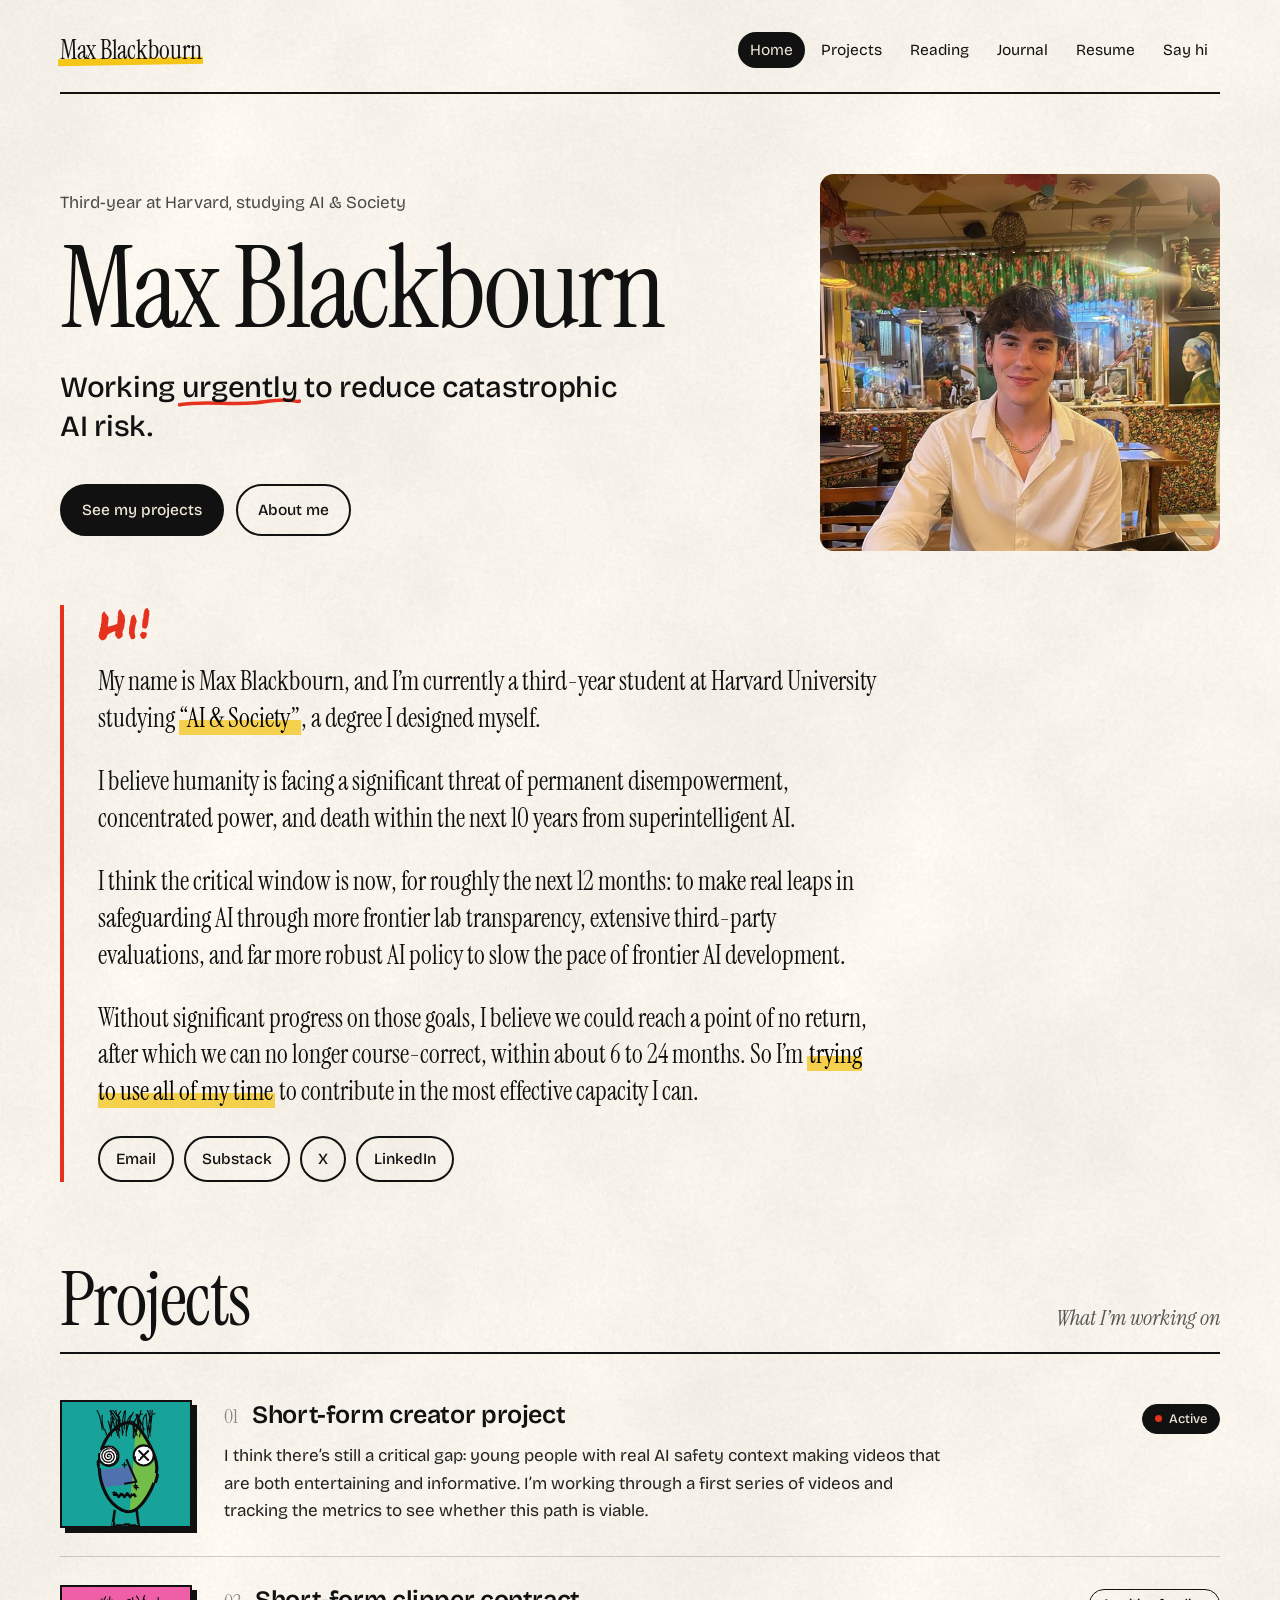
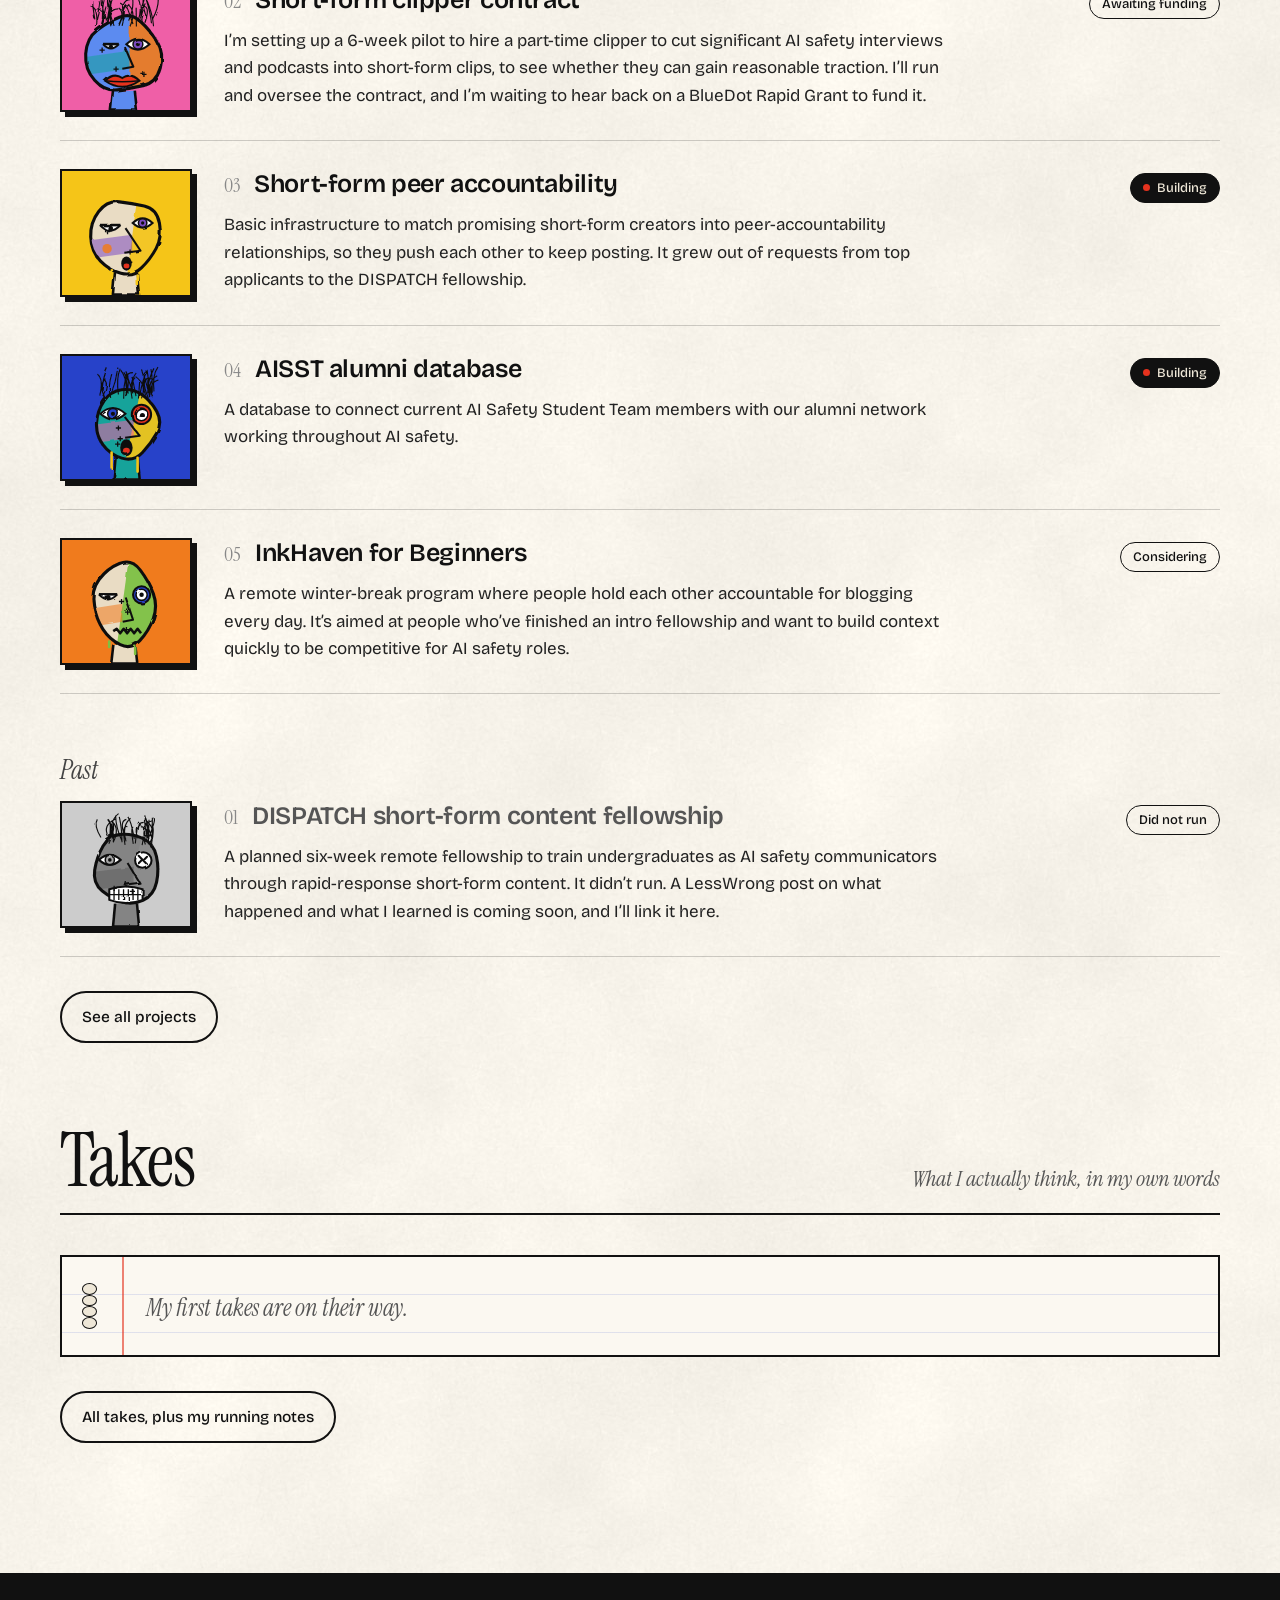
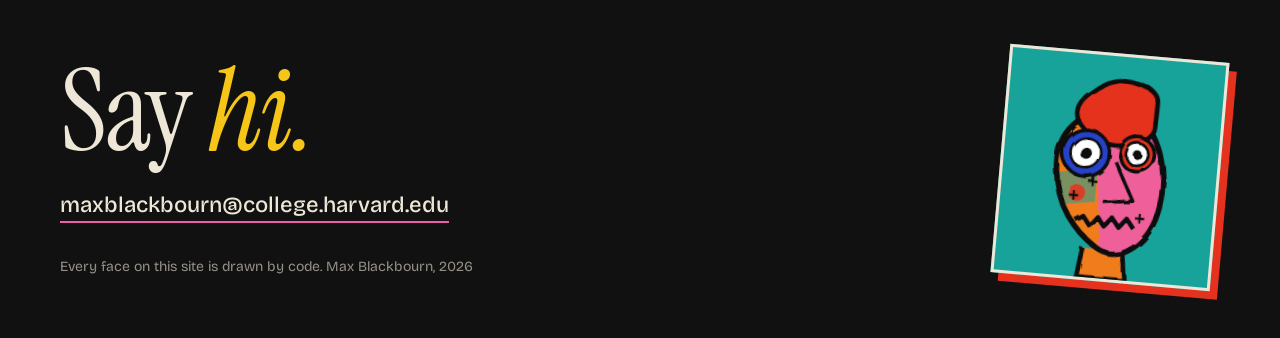
<file: index.html>
<!DOCTYPE html>
<html lang="en">
<head>
<meta charset="utf-8">
<meta name="viewport" content="width=device-width, initial-scale=1">
<title>Max Blackbourn</title>
<meta name="description" content="Max Blackbourn, a Harvard student working urgently to reduce catastrophic AI risk.">
<meta property="og:title" content="Max Blackbourn">
<meta property="og:description" content="Max Blackbourn, a Harvard student working urgently to reduce catastrophic AI risk.">
<meta property="og:url" content="https://maxblackbourn.com">
<meta property="og:type" content="website">
<link rel="canonical" href="https://maxblackbourn.com">
<link rel="icon" href="data:image/svg+xml,<svg xmlns='http://www.w3.org/2000/svg' viewBox='0 0 64 64'><rect width='64' height='64' fill='%23f5c518'/><circle cx='22' cy='26' r='9' fill='white' stroke='black' stroke-width='4'/><circle cx='22' cy='26' r='3.5'/><circle cx='44' cy='24' r='12' fill='%23e5321e' stroke='black' stroke-width='4'/><circle cx='44' cy='24' r='5' fill='white'/><path d='M14 46 L50 44' stroke='black' stroke-width='5' stroke-linecap='round'/></svg>">
<link rel="preload" href="fonts/bricolage.woff2" as="font" type="font/woff2" crossorigin>
<link rel="stylesheet" href="style.css">
</head>
<body>
<div class="wrap">
<header class="top">
  <a class="brand" href="index.html"><span>Max Blackbourn</span></a>
  <ul class="menu">
    <li><a href="index.html" class="current">Home</a></li>
    <li><a href="projects.html">Projects</a></li>
    <li><a href="reading.html">Reading</a></li>
    <li><a href="journal.html">Journal</a></li>
    <li><a href="resume.html">Resume</a></li>
    <li><a href="#contact">Say hi</a></li>
  </ul>
</header>

<section class="hero">
  <div class="hero-text">
    <span class="eyebrow">Third-year at Harvard, studying AI &amp; Society</span>
    <h1 class="name">Max Blackbourn</h1>
    <p class="tagline">Working <span class="mark">urgently</span> to reduce catastrophic AI risk.</p>
    <div class="hero-links">
      <a class="pill dark" href="#projects">See my projects</a>
      <a class="pill" href="#hello">About me</a>
    </div>
  </div>
  <div class="hero-art">
    <img class="photo" src="img/max.jpg" alt="Max Blackbourn" width="778" height="733">
  </div>
</section>
</div>
<div class="wrap">

<section class="section" id="hello">
  <div class="letter">
    <span class="hi">Hi!</span>
    <p>My name is Max Blackbourn, and I’m currently a third-year student at Harvard University studying <mark>“AI &amp; Society”</mark>, a degree I designed myself.</p>
    <p class="loud">I believe humanity is facing a significant threat of permanent disempowerment, concentrated power, and death within the next 10 years from superintelligent AI.</p>
    <p>I think the critical window is now, for roughly the next 12 months: to make real leaps in safeguarding AI through more frontier lab transparency, extensive third-party evaluations, and far more robust AI policy to slow the pace of frontier AI development.</p>
    <p>Without significant progress on those goals, I believe we could reach a point of no return, after which we can no longer course-correct, within about 6 to 24 months. So I’m <mark>trying to use all of my time</mark> to contribute in the most effective capacity I can.</p>
    <div class="links">
      <!-- TODO: replace with your real email, Substack, X and LinkedIn links -->
      <a href="mailto:maxblackbourn@college.harvard.edu">Email</a>
      <a href="https://substack.com" target="_blank" rel="noopener">Substack</a>
      <a href="https://x.com" target="_blank" rel="noopener">X</a>
      <a href="https://www.linkedin.com" target="_blank" rel="noopener">LinkedIn</a>
    </div>
  </div>
</section>

<section class="section" id="projects">
  <div class="sec-title"><h2>Projects</h2><span class="note">What I’m working on</span></div>
  <div class="list" data-projects="current"></div>
  <div class="sub-head">Past</div>
  <div class="list" data-projects="past"></div>
  <a class="see-all" href="projects.html">See all projects</a>
</section>

<section class="section" id="journal">
  <div class="sec-title"><h2>Takes</h2><span class="note">What I actually think, in my own words</span></div>
  <div class="notebook"><div class="holes"><i></i><i></i><i></i><i></i></div><div data-journal="5" data-kind="Take" data-empty="My first takes are on their way."></div></div>
  <a class="see-all" href="journal.html">All takes, plus my running notes</a>
</section>
</div>
<footer id="contact">
  <div class="wrap">
    <div>
      <p class="say">Say <em>hi.</em></p>
      <!-- TODO: replace maxblackbourn@college.harvard.edu with your real email -->
      <a class="mail" href="mailto:maxblackbourn@college.harvard.edu">maxblackbourn@college.harvard.edu</a>
      <div class="small">Every face on this site is drawn by code. Max Blackbourn, <span id="y">2026</span></div>
    </div>
    <div class="face-wrap" data-face="say hi footer" data-track></div>
  </div>
</footer>
<script src="data.js"></script>
<script src="synced.js"></script>
<script src="faces.js"></script>
<script src="site.js"></script>
</body>
</html>
</file>
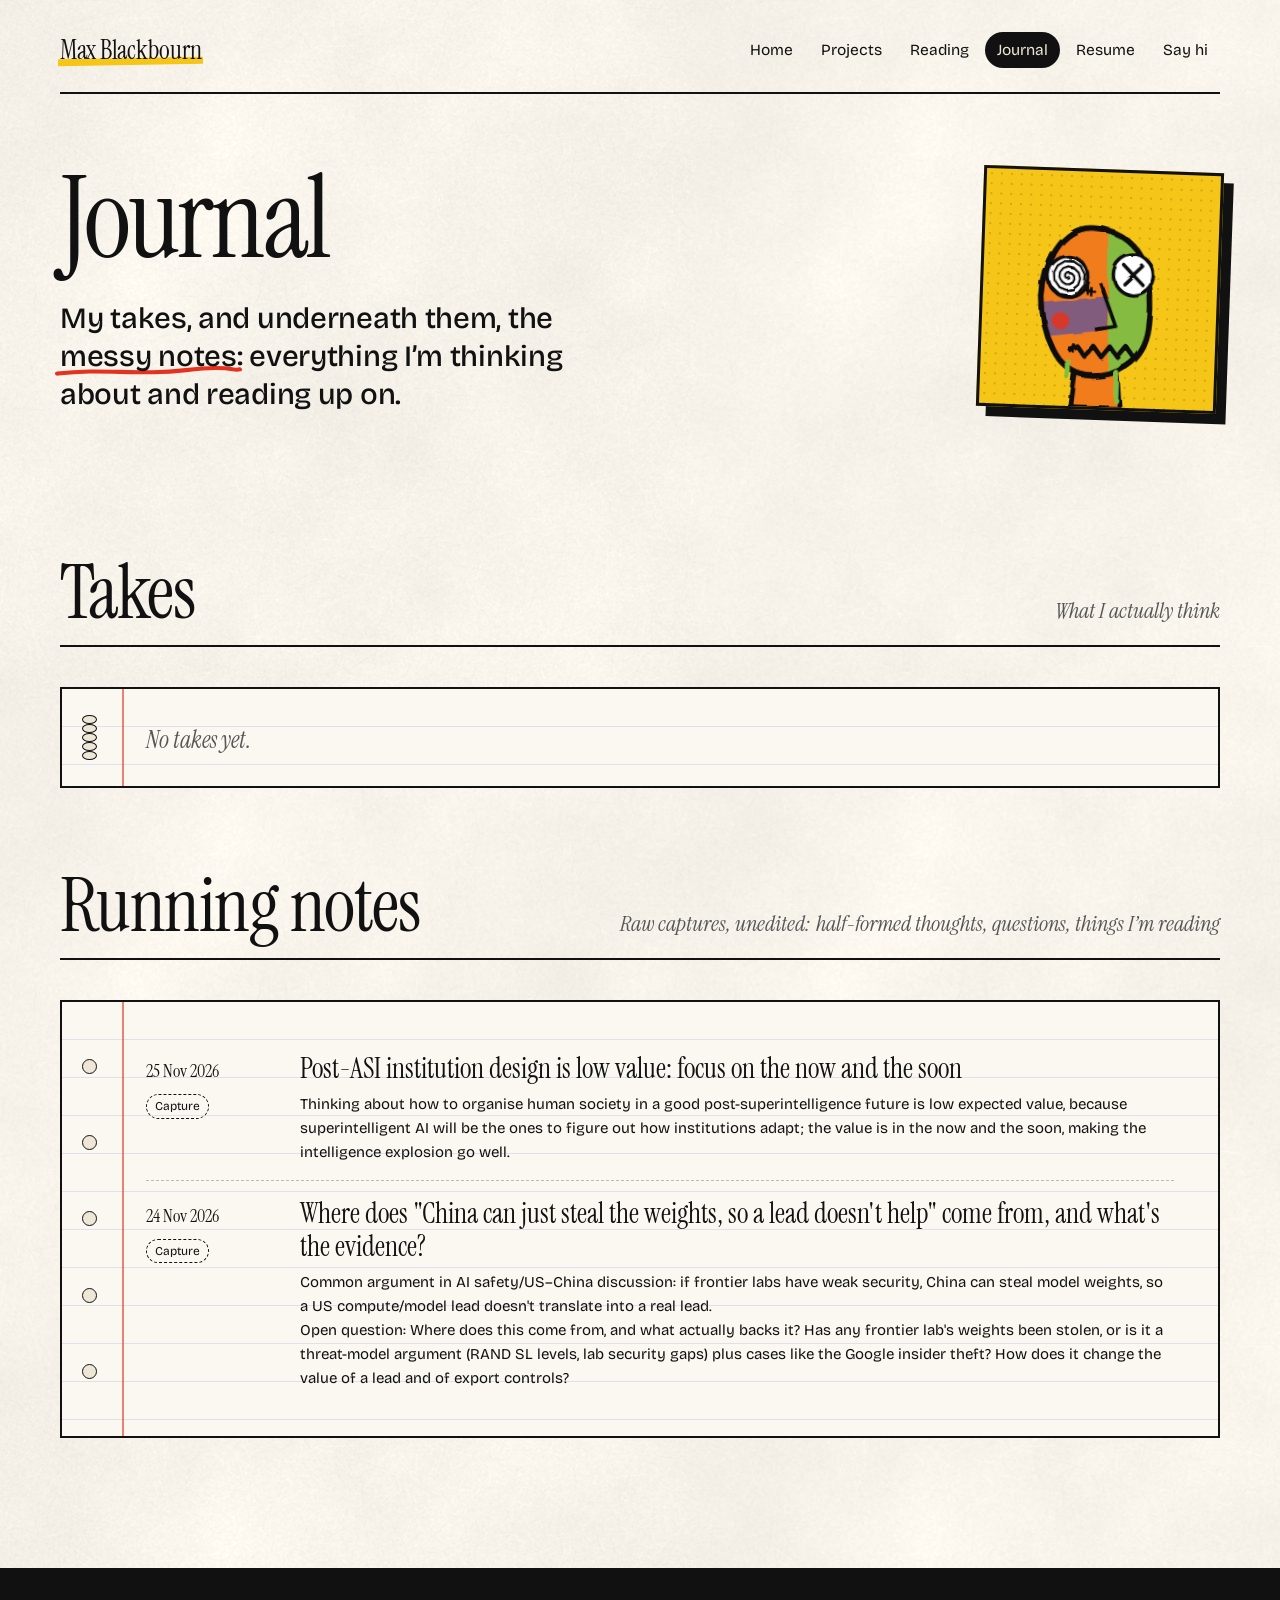
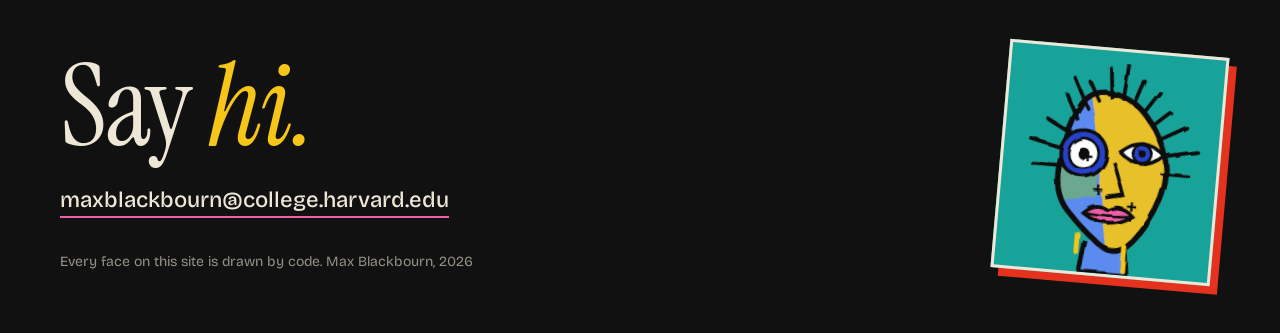
<file: journal.html>
<!DOCTYPE html>
<html lang="en">
<head>
<meta charset="utf-8">
<meta name="viewport" content="width=device-width, initial-scale=1">
<title>Journal | Max Blackbourn</title>
<meta name="description" content="Max Blackbourn's takes, plus his running notes on what he's thinking and reading.">
<meta property="og:title" content="Journal | Max Blackbourn">
<meta property="og:description" content="Max Blackbourn's takes, plus his running notes on what he's thinking and reading.">
<meta property="og:url" content="https://maxblackbourn.com/journal">
<meta property="og:type" content="website">
<link rel="canonical" href="https://maxblackbourn.com/journal">
<link rel="icon" href="data:image/svg+xml,<svg xmlns='http://www.w3.org/2000/svg' viewBox='0 0 64 64'><rect width='64' height='64' fill='%23f5c518'/><circle cx='22' cy='26' r='9' fill='white' stroke='black' stroke-width='4'/><circle cx='22' cy='26' r='3.5'/><circle cx='44' cy='24' r='12' fill='%23e5321e' stroke='black' stroke-width='4'/><circle cx='44' cy='24' r='5' fill='white'/><path d='M14 46 L50 44' stroke='black' stroke-width='5' stroke-linecap='round'/></svg>">
<link rel="preload" href="fonts/bricolage.woff2" as="font" type="font/woff2" crossorigin>
<link rel="stylesheet" href="style.css">
</head>
<body>
<div class="wrap">
<header class="top">
  <a class="brand" href="index.html"><span>Max Blackbourn</span></a>
  <ul class="menu">
    <li><a href="index.html">Home</a></li>
    <li><a href="projects.html">Projects</a></li>
    <li><a href="reading.html">Reading</a></li>
    <li><a href="journal.html" class="current">Journal</a></li>
    <li><a href="resume.html">Resume</a></li>
    <li><a href="#contact">Say hi</a></li>
  </ul>
</header>

<section class="page-hero">
  <div>
    <h1 class="name">Journal</h1>
    <p class="tagline">My takes, and underneath them, the <span class="mark">messy notes</span>: everything I’m thinking about and reading up on.</p>
  </div>
  <div class="hero-art small"><div class="frame" data-face="journal page" data-track></div></div>
</section>
</div>
<div class="wrap">

<section class="section">
  <div class="sec-title"><h2>Takes</h2><span class="note">What I actually think</span></div>
  <div class="notebook"><div class="holes"><i></i><i></i><i></i><i></i><i></i></div><div data-journal="0" data-kind="Take" data-empty="No takes yet."></div></div>
</section>

<section class="section">
  <div class="sec-title"><h2>Running notes</h2><span class="note">Raw captures, unedited: half-formed thoughts, questions, things I’m reading</span></div>
  <div class="notebook"><div class="holes"><i></i><i></i><i></i><i></i><i></i></div><div data-journal="0" data-kind="Capture" data-empty="No notes yet."></div></div>
</section>
</div>
<footer id="contact">
  <div class="wrap">
    <div>
      <p class="say">Say <em>hi.</em></p>
      <!-- TODO: replace maxblackbourn@college.harvard.edu with your real email -->
      <a class="mail" href="mailto:maxblackbourn@college.harvard.edu">maxblackbourn@college.harvard.edu</a>
      <div class="small">Every face on this site is drawn by code. Max Blackbourn, <span id="y">2026</span></div>
    </div>
    <div class="face-wrap" data-face="journal page foot" data-track></div>
  </div>
</footer>
<script src="data.js"></script>
<script src="synced.js"></script>
<script src="faces.js"></script>
<script src="site.js"></script>
</body>
</html>
</file>
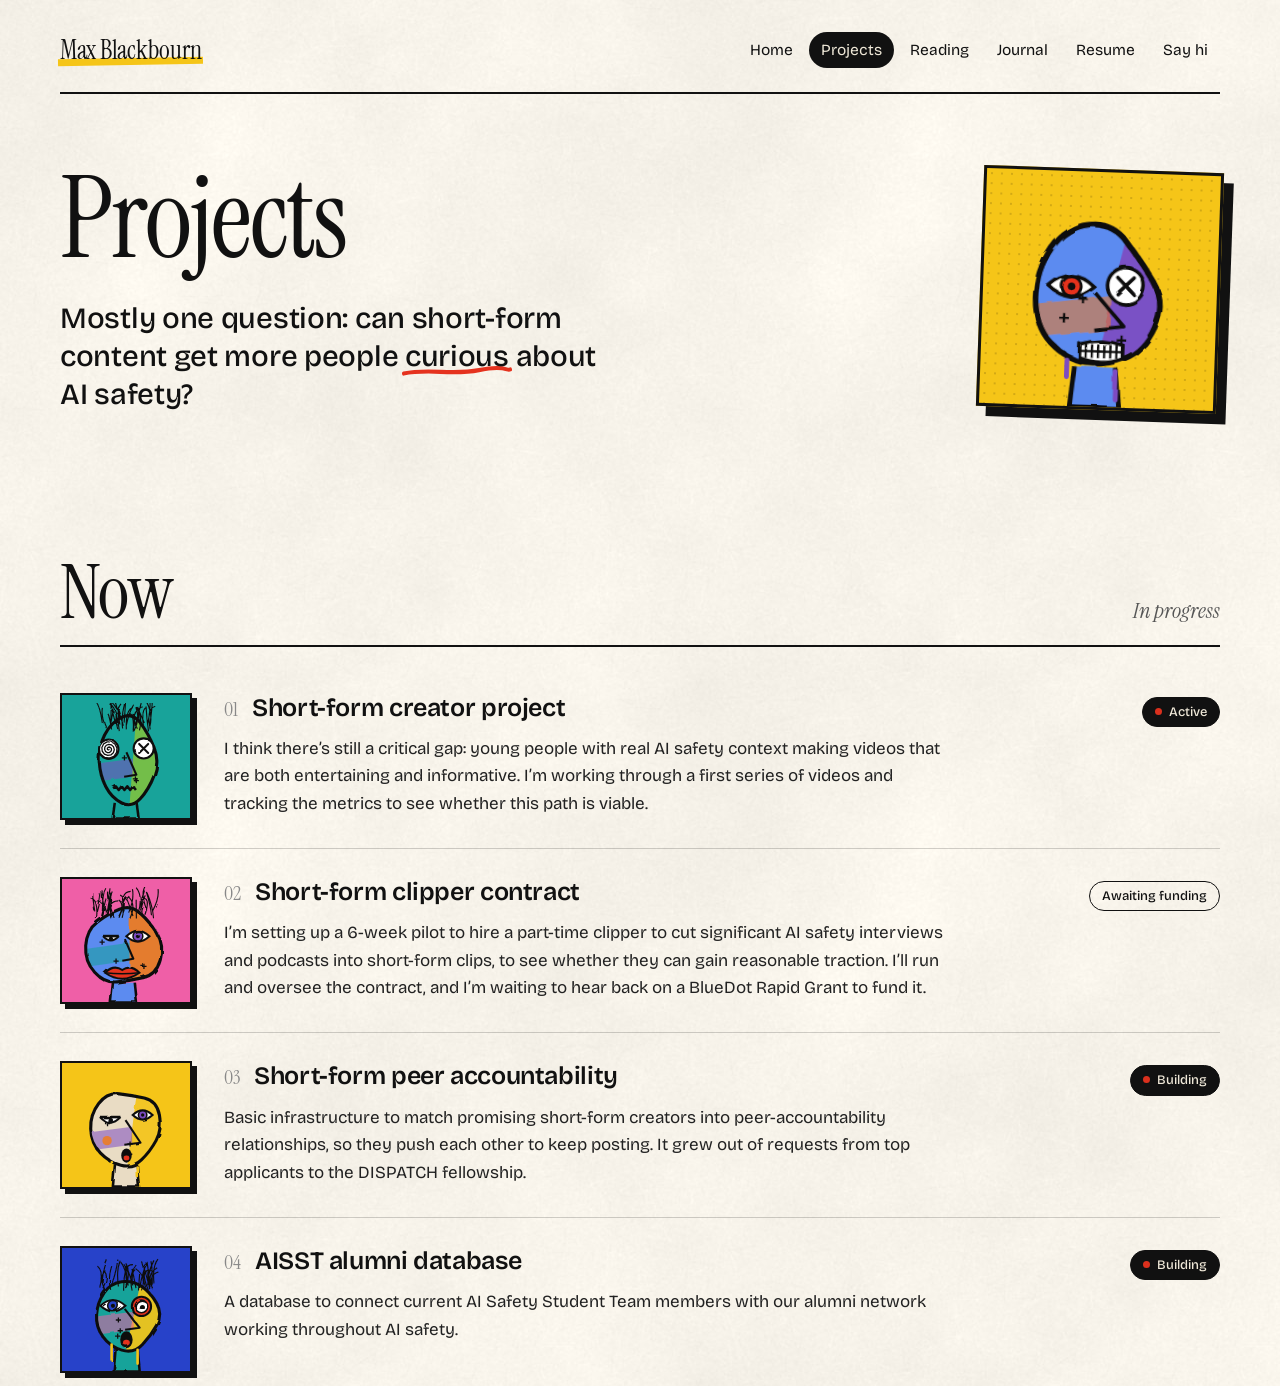
<file: now.html>
<!DOCTYPE html><html><head><meta charset="utf-8"><meta http-equiv="refresh" content="0; url=projects.html"><link rel="canonical" href="https://maxblackbourn.com/projects"><title>Moved</title></head><body><a href="projects.html">Projects</a></body></html>
</file>
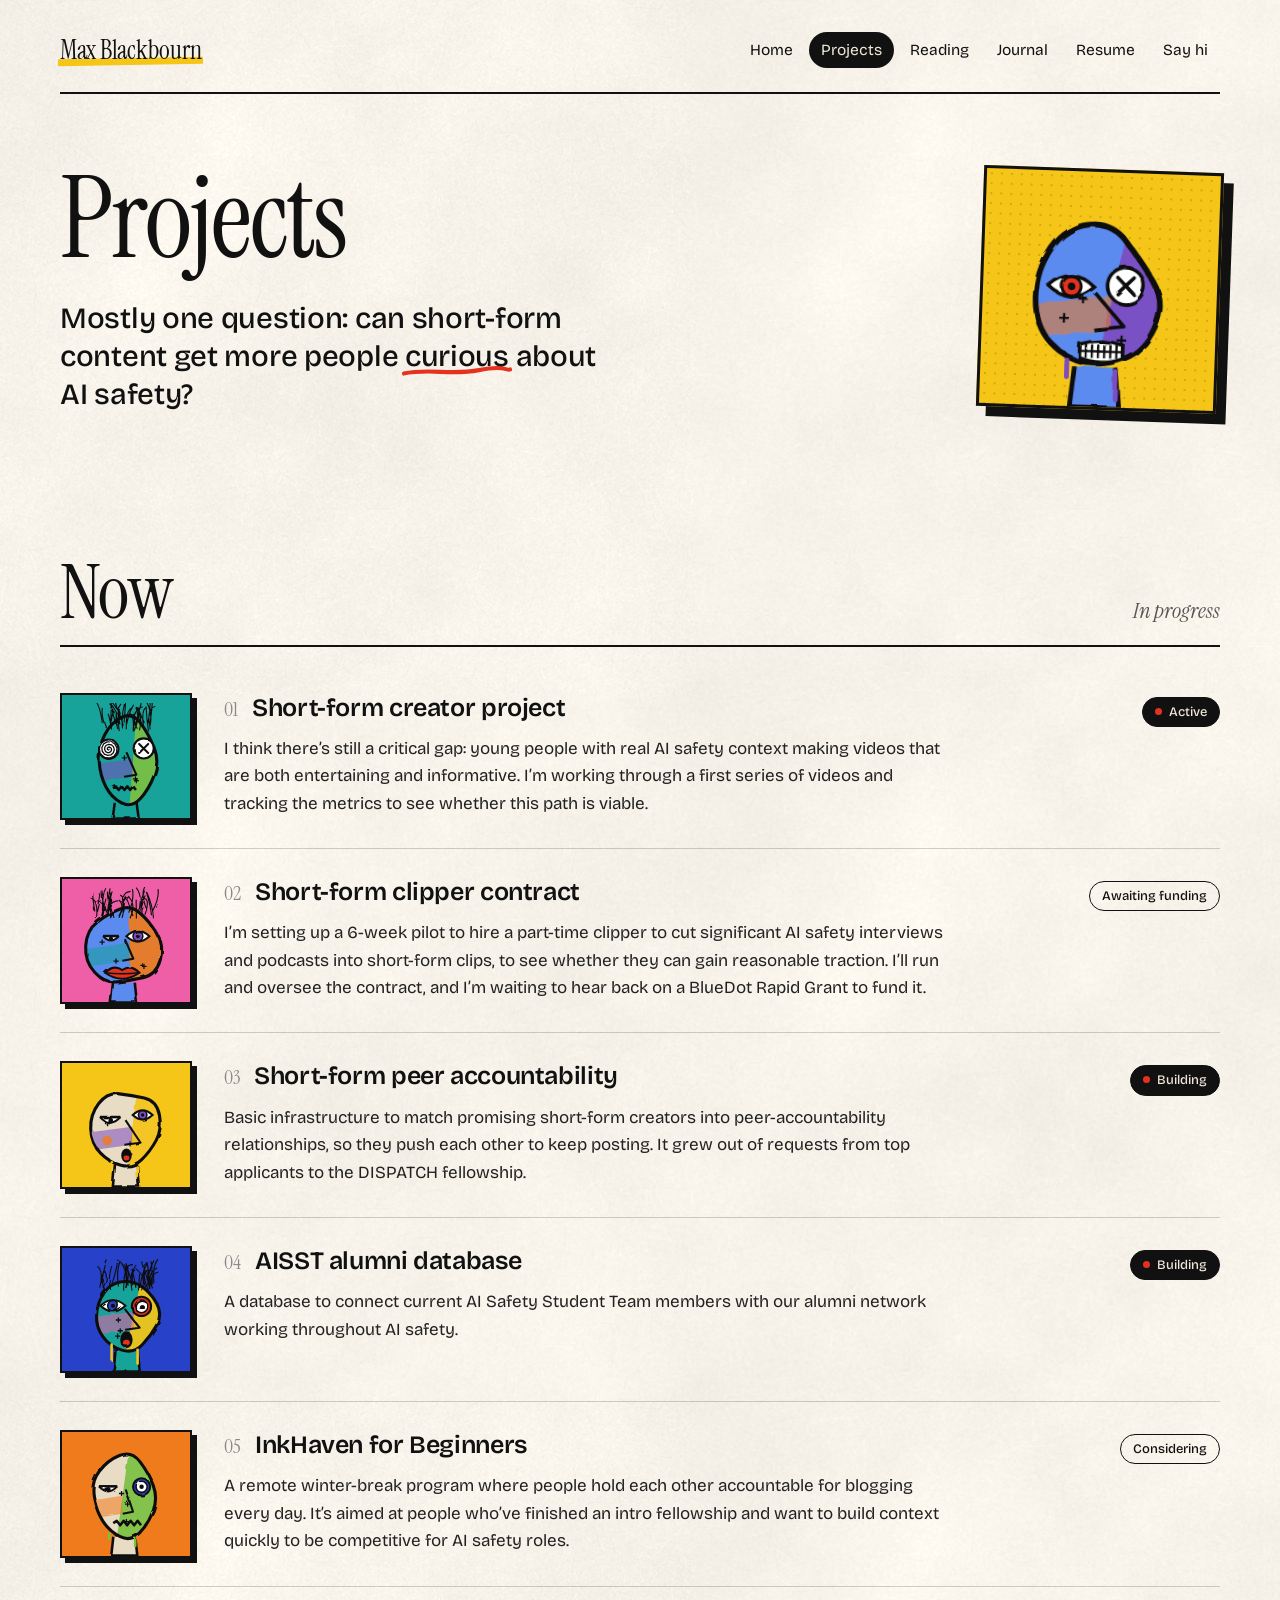
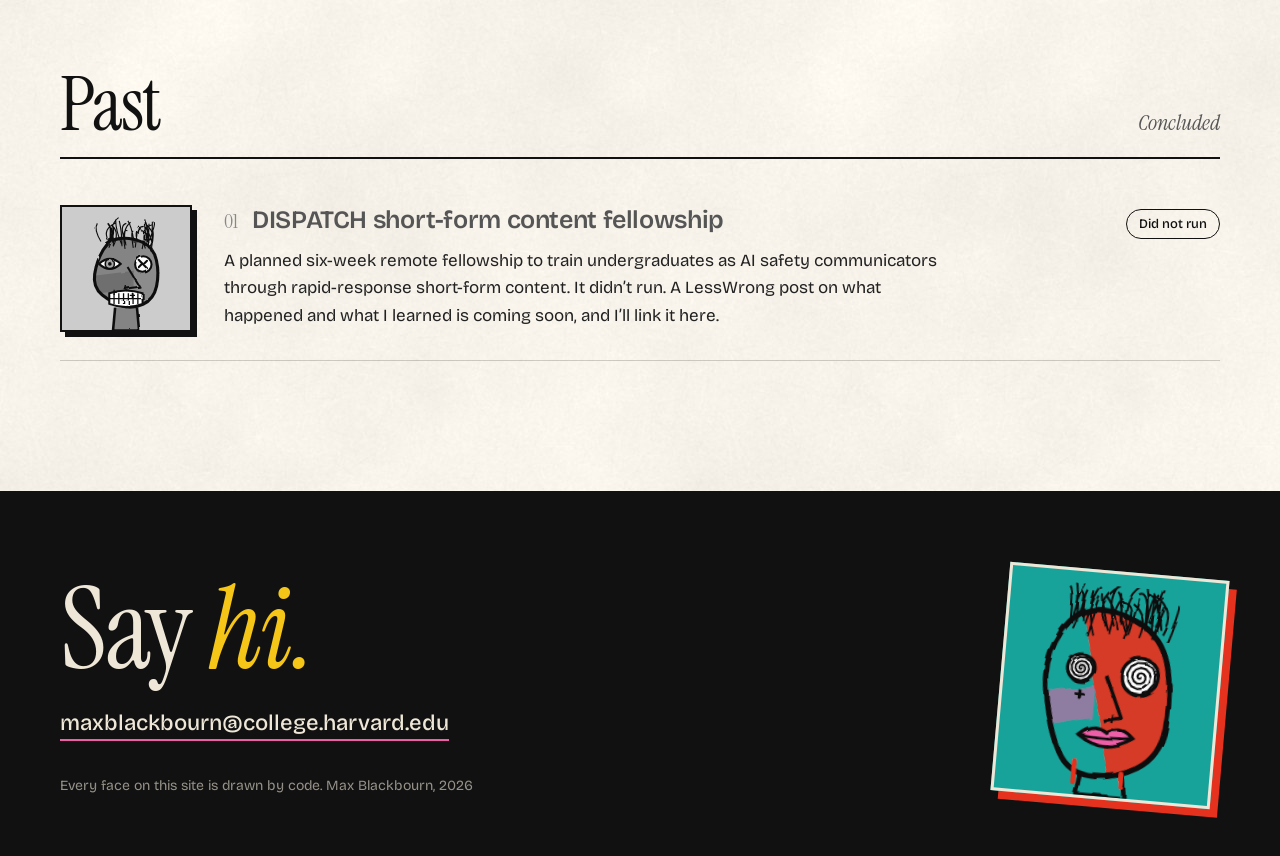
<file: projects.html>
<!DOCTYPE html>
<html lang="en">
<head>
<meta charset="utf-8">
<meta name="viewport" content="width=device-width, initial-scale=1">
<title>Projects | Max Blackbourn</title>
<meta name="description" content="Max Blackbourn’s current and past AI safety projects.">
<meta property="og:title" content="Projects | Max Blackbourn">
<meta property="og:description" content="Max Blackbourn’s current and past AI safety projects.">
<meta property="og:url" content="https://maxblackbourn.com/projects">
<meta property="og:type" content="website">
<link rel="canonical" href="https://maxblackbourn.com/projects">
<link rel="icon" href="data:image/svg+xml,<svg xmlns='http://www.w3.org/2000/svg' viewBox='0 0 64 64'><rect width='64' height='64' fill='%23f5c518'/><circle cx='22' cy='26' r='9' fill='white' stroke='black' stroke-width='4'/><circle cx='22' cy='26' r='3.5'/><circle cx='44' cy='24' r='12' fill='%23e5321e' stroke='black' stroke-width='4'/><circle cx='44' cy='24' r='5' fill='white'/><path d='M14 46 L50 44' stroke='black' stroke-width='5' stroke-linecap='round'/></svg>">
<link rel="preload" href="fonts/bricolage.woff2" as="font" type="font/woff2" crossorigin>
<link rel="stylesheet" href="style.css">
</head>
<body>
<div class="wrap">
<header class="top">
  <a class="brand" href="index.html"><span>Max Blackbourn</span></a>
  <ul class="menu">
    <li><a href="index.html">Home</a></li>
    <li><a href="projects.html" class="current">Projects</a></li>
    <li><a href="reading.html">Reading</a></li>
    <li><a href="journal.html">Journal</a></li>
    <li><a href="resume.html">Resume</a></li>
    <li><a href="#contact">Say hi</a></li>
  </ul>
</header>

<section class="page-hero">
  <div>
    <h1 class="name">Projects</h1>
    <p class="tagline">Mostly one question: can short-form content get more people <span class="mark">curious</span> about AI safety?</p>
  </div>
  <div class="hero-art small"><div class="frame" data-face="projects page" data-track></div></div>
</section>
</div>
<div class="wrap">

<section class="section">
  <div class="sec-title"><h2>Now</h2><span class="note">In progress</span></div>
  <div class="list" data-projects="current"></div>
</section>
<section class="section">
  <div class="sec-title"><h2>Past</h2><span class="note">Concluded</span></div>
  <div class="list" data-projects="past"></div>
</section>
</div>
<footer id="contact">
  <div class="wrap">
    <div>
      <p class="say">Say <em>hi.</em></p>
      <!-- TODO: replace maxblackbourn@college.harvard.edu with your real email -->
      <a class="mail" href="mailto:maxblackbourn@college.harvard.edu">maxblackbourn@college.harvard.edu</a>
      <div class="small">Every face on this site is drawn by code. Max Blackbourn, <span id="y">2026</span></div>
    </div>
    <div class="face-wrap" data-face="projects page foot" data-track></div>
  </div>
</footer>
<script src="data.js"></script>
<script src="synced.js"></script>
<script src="faces.js"></script>
<script src="site.js"></script>
</body>
</html>
</file>
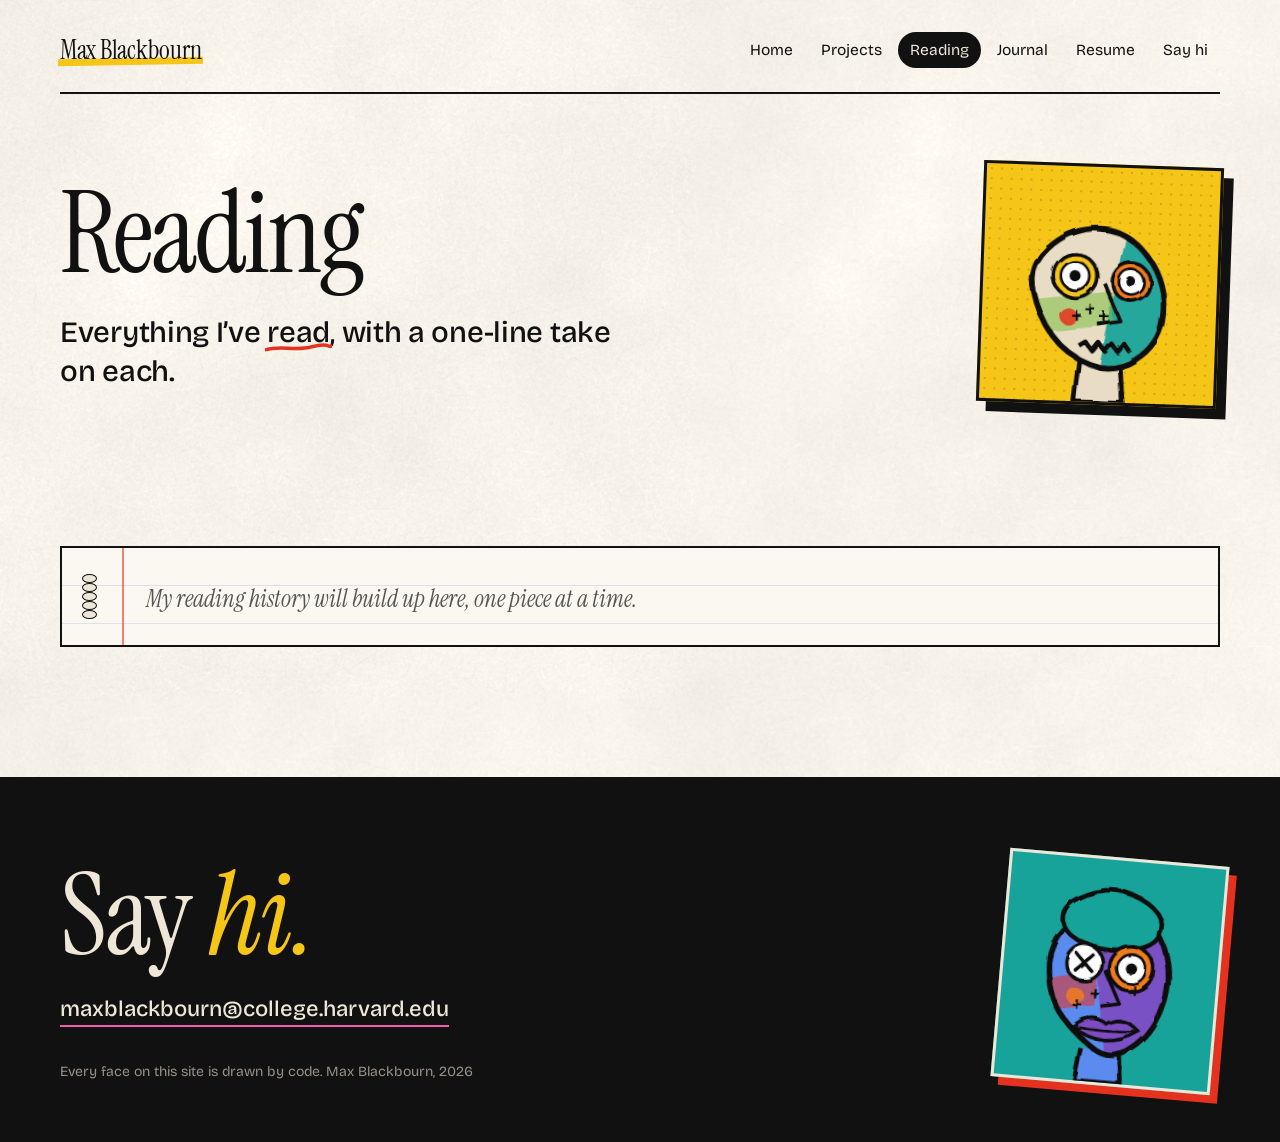
<file: reading.html>
<!DOCTYPE html>
<html lang="en">
<head>
<meta charset="utf-8">
<meta name="viewport" content="width=device-width, initial-scale=1">
<title>Reading | Max Blackbourn</title>
<meta name="description" content="Papers and pieces Max Blackbourn has read on AI safety, with a one-line take on each.">
<meta property="og:title" content="Reading | Max Blackbourn">
<meta property="og:description" content="Papers and pieces Max Blackbourn has read on AI safety, with a one-line take on each.">
<meta property="og:url" content="https://maxblackbourn.com/reading">
<meta property="og:type" content="website">
<link rel="canonical" href="https://maxblackbourn.com/reading">
<link rel="icon" href="data:image/svg+xml,<svg xmlns='http://www.w3.org/2000/svg' viewBox='0 0 64 64'><rect width='64' height='64' fill='%23f5c518'/><circle cx='22' cy='26' r='9' fill='white' stroke='black' stroke-width='4'/><circle cx='22' cy='26' r='3.5'/><circle cx='44' cy='24' r='12' fill='%23e5321e' stroke='black' stroke-width='4'/><circle cx='44' cy='24' r='5' fill='white'/><path d='M14 46 L50 44' stroke='black' stroke-width='5' stroke-linecap='round'/></svg>">
<link rel="preload" href="fonts/bricolage.woff2" as="font" type="font/woff2" crossorigin>
<link rel="stylesheet" href="style.css">
</head>
<body>
<div class="wrap">
<header class="top">
  <a class="brand" href="index.html"><span>Max Blackbourn</span></a>
  <ul class="menu">
    <li><a href="index.html">Home</a></li>
    <li><a href="projects.html">Projects</a></li>
    <li><a href="reading.html" class="current">Reading</a></li>
    <li><a href="journal.html">Journal</a></li>
    <li><a href="resume.html">Resume</a></li>
    <li><a href="#contact">Say hi</a></li>
  </ul>
</header>

<section class="page-hero">
  <div>
    <h1 class="name">Reading</h1>
    <p class="tagline">Everything I’ve <span class="mark">read</span>, with a one-line take on each.</p>
  </div>
  <div class="hero-art small"><div class="frame" data-face="reading page" data-track></div></div>
</section>
</div>
<div class="wrap">

<section class="section">
  <div class="notebook"><div class="holes"><i></i><i></i><i></i><i></i><i></i></div><div data-reading="0"></div></div>
</section>
</div>
<footer id="contact">
  <div class="wrap">
    <div>
      <p class="say">Say <em>hi.</em></p>
      <!-- TODO: replace maxblackbourn@college.harvard.edu with your real email -->
      <a class="mail" href="mailto:maxblackbourn@college.harvard.edu">maxblackbourn@college.harvard.edu</a>
      <div class="small">Every face on this site is drawn by code. Max Blackbourn, <span id="y">2026</span></div>
    </div>
    <div class="face-wrap" data-face="reading page foot" data-track></div>
  </div>
</footer>
<script src="data.js"></script>
<script src="synced.js"></script>
<script src="faces.js"></script>
<script src="site.js"></script>
</body>
</html>
</file>
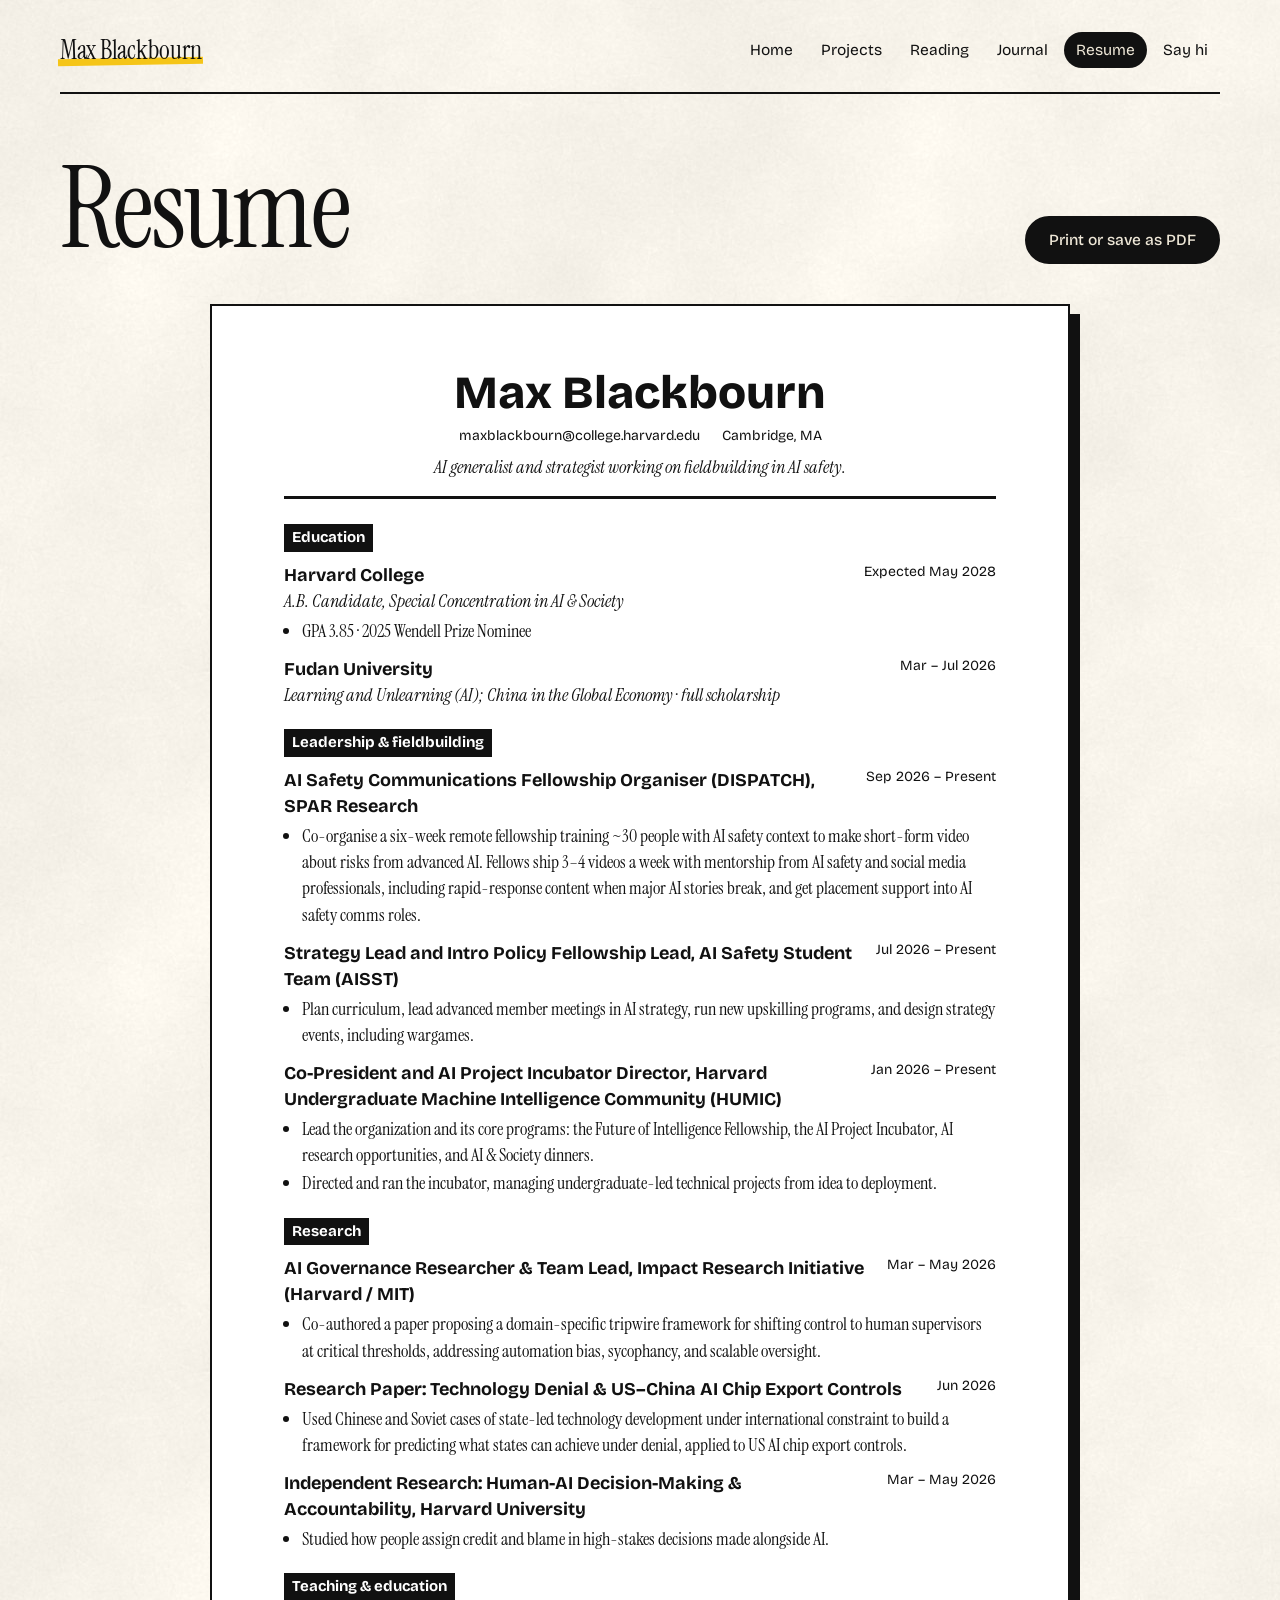
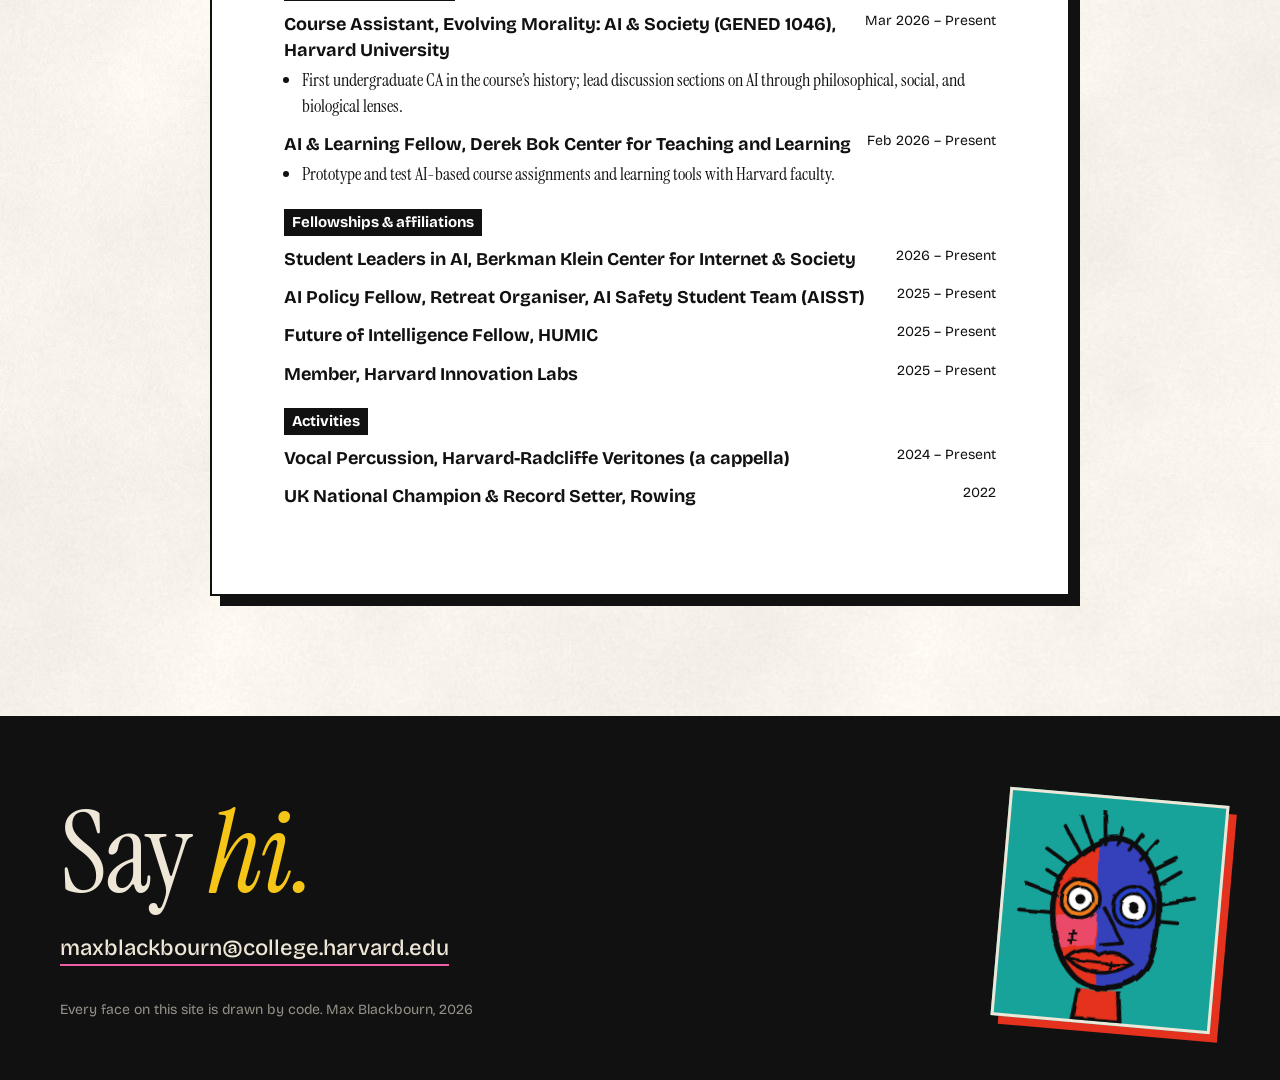
<file: resume.html>
<!DOCTYPE html>
<html lang="en">
<head>
<meta charset="utf-8">
<meta name="viewport" content="width=device-width, initial-scale=1">
<title>Resume | Max Blackbourn</title>
<meta name="description" content="Resume of Max Blackbourn, Harvard student working on AI safety strategy, governance and communication.">
<meta property="og:title" content="Resume | Max Blackbourn">
<meta property="og:description" content="Resume of Max Blackbourn, Harvard student working on AI safety strategy, governance and communication.">
<meta property="og:url" content="https://maxblackbourn.com/resume">
<meta property="og:type" content="website">
<link rel="canonical" href="https://maxblackbourn.com/resume">
<link rel="icon" href="data:image/svg+xml,<svg xmlns='http://www.w3.org/2000/svg' viewBox='0 0 64 64'><rect width='64' height='64' fill='%23f5c518'/><circle cx='22' cy='26' r='9' fill='white' stroke='black' stroke-width='4'/><circle cx='22' cy='26' r='3.5'/><circle cx='44' cy='24' r='12' fill='%23e5321e' stroke='black' stroke-width='4'/><circle cx='44' cy='24' r='5' fill='white'/><path d='M14 46 L50 44' stroke='black' stroke-width='5' stroke-linecap='round'/></svg>">
<link rel="preload" href="fonts/bricolage.woff2" as="font" type="font/woff2" crossorigin>
<link rel="stylesheet" href="style.css">
</head>
<body>
<div class="wrap">
<header class="top">
  <a class="brand" href="index.html"><span>Max Blackbourn</span></a>
  <ul class="menu">
    <li><a href="index.html">Home</a></li>
    <li><a href="projects.html">Projects</a></li>
    <li><a href="reading.html">Reading</a></li>
    <li><a href="journal.html">Journal</a></li>
    <li><a href="resume.html" class="current">Resume</a></li>
    <li><a href="#contact">Say hi</a></li>
  </ul>
</header>

<div class="resume-bar">
  <h1 class="name">Resume</h1>
  <button class="btn" onclick="window.print()">Print or save as PDF</button>
</div>
<article class="sheet">
  <div class="cv-head">
    <h2>Max Blackbourn</h2>
    <div class="contact"><span>maxblackbourn@college.harvard.edu</span><span>Cambridge, MA</span></div>
    <div class="cv-tag">AI generalist and strategist working on fieldbuilding in AI safety.</div>
  </div>
  <section class="cv-sec"><h3>Education</h3>
    <div class="cv-item"><div class="cv-line"><b>Harvard College</b><span class="d">Expected May 2028</span></div>
      <div class="cv-role">A.B. Candidate, Special Concentration in AI &amp; Society</div>
      <ul><li>GPA 3.85 · 2025 Wendell Prize Nominee</li></ul></div>
    <div class="cv-item"><div class="cv-line"><b>Fudan University</b><span class="d">Mar – Jul 2026</span></div>
      <div class="cv-role">Learning and Unlearning (AI); China in the Global Economy · full scholarship</div></div>
  </section>
  <section class="cv-sec"><h3>Leadership &amp; fieldbuilding</h3>
    <div class="cv-item"><div class="cv-line"><b>AI Safety Communications Fellowship Organiser (DISPATCH), SPAR Research</b><span class="d">Sep 2026 – Present</span></div>
      <ul><li>Co-organise a six-week remote fellowship training ~30 people with AI safety context to make short-form video about risks from advanced AI. Fellows ship 3–4 videos a week with mentorship from AI safety and social media professionals, including rapid-response content when major AI stories break, and get placement support into AI safety comms roles.</li></ul></div>
    <div class="cv-item"><div class="cv-line"><b>Strategy Lead and Intro Policy Fellowship Lead, AI Safety Student Team (AISST)</b><span class="d">Jul 2026 – Present</span></div>
      <ul><li>Plan curriculum, lead advanced member meetings in AI strategy, run new upskilling programs, and design strategy events, including wargames.</li></ul></div>
    <div class="cv-item"><div class="cv-line"><b>Co-President and AI Project Incubator Director, Harvard Undergraduate Machine Intelligence Community (HUMIC)</b><span class="d">Jan 2026 – Present</span></div>
      <ul><li>Lead the organization and its core programs: the Future of Intelligence Fellowship, the AI Project Incubator, AI research opportunities, and AI &amp; Society dinners.</li><li>Directed and ran the incubator, managing undergraduate-led technical projects from idea to deployment.</li></ul></div>
  </section>
  <section class="cv-sec"><h3>Research</h3>
    <div class="cv-item"><div class="cv-line"><b>AI Governance Researcher &amp; Team Lead, Impact Research Initiative (Harvard / MIT)</b><span class="d">Mar – May 2026</span></div>
      <ul><li>Co-authored a paper proposing a domain-specific tripwire framework for shifting control to human supervisors at critical thresholds, addressing automation bias, sycophancy, and scalable oversight.</li></ul></div>
    <div class="cv-item"><div class="cv-line"><b>Research Paper: Technology Denial &amp; US–China AI Chip Export Controls</b><span class="d">Jun 2026</span></div>
      <ul><li>Used Chinese and Soviet cases of state-led technology development under international constraint to build a framework for predicting what states can achieve under denial, applied to US AI chip export controls.</li></ul></div>
    <div class="cv-item"><div class="cv-line"><b>Independent Research: Human-AI Decision-Making &amp; Accountability, Harvard University</b><span class="d">Mar – May 2026</span></div>
      <ul><li>Studied how people assign credit and blame in high-stakes decisions made alongside AI.</li></ul></div>
  </section>
  <section class="cv-sec"><h3>Teaching &amp; education</h3>
    <div class="cv-item"><div class="cv-line"><b>Course Assistant, Evolving Morality: AI &amp; Society (GENED 1046), Harvard University</b><span class="d">Mar 2026 – Present</span></div>
      <ul><li>First undergraduate CA in the course’s history; lead discussion sections on AI through philosophical, social, and biological lenses.</li></ul></div>
    <div class="cv-item"><div class="cv-line"><b>AI &amp; Learning Fellow, Derek Bok Center for Teaching and Learning</b><span class="d">Feb 2026 – Present</span></div>
      <ul><li>Prototype and test AI-based course assignments and learning tools with Harvard faculty.</li></ul></div>
  </section>
  <section class="cv-sec"><h3>Fellowships &amp; affiliations</h3>
    <div class="cv-item"><div class="cv-line"><b>Student Leaders in AI, Berkman Klein Center for Internet &amp; Society</b><span class="d">2026 – Present</span></div></div>
    <div class="cv-item"><div class="cv-line"><b>AI Policy Fellow, Retreat Organiser, AI Safety Student Team (AISST)</b><span class="d">2025 – Present</span></div></div>
    <div class="cv-item"><div class="cv-line"><b>Future of Intelligence Fellow, HUMIC</b><span class="d">2025 – Present</span></div></div>
    <div class="cv-item"><div class="cv-line"><b>Member, Harvard Innovation Labs</b><span class="d">2025 – Present</span></div></div>
  </section>
  <section class="cv-sec"><h3>Activities</h3>
    <div class="cv-item"><div class="cv-line"><b>Vocal Percussion, Harvard-Radcliffe Veritones (a cappella)</b><span class="d">2024 – Present</span></div></div>
    <div class="cv-item"><div class="cv-line"><b>UK National Champion &amp; Record Setter, Rowing</b><span class="d">2022</span></div></div>
  </section>
</article>
</div>
<footer id="contact">
  <div class="wrap">
    <div>
      <p class="say">Say <em>hi.</em></p>
      <!-- TODO: replace maxblackbourn@college.harvard.edu with your real email -->
      <a class="mail" href="mailto:maxblackbourn@college.harvard.edu">maxblackbourn@college.harvard.edu</a>
      <div class="small">Every face on this site is drawn by code. Max Blackbourn, <span id="y">2026</span></div>
    </div>
    <div class="face-wrap" data-face="resume foot" data-track></div>
  </div>
</footer>
<script src="data.js"></script>
<script src="synced.js"></script>
<script src="faces.js"></script>
<script src="site.js"></script>
</body>
</html>
</file>
<file: style.css>
/* maxblackbourn.com — raw canvas, loud colour, weird faces */
@font-face { font-family: "Bricolage"; src: url("fonts/bricolage.woff2") format("woff2"); font-weight: 200 800; font-display: swap; }
@font-face { font-family: "Instrument"; src: url("fonts/instrument-serif-latin-400-normal.woff2") format("woff2"); font-display: swap; }
@font-face { font-family: "Instrument"; src: url("fonts/instrument-serif-latin-400-italic.woff2") format("woff2"); font-style: italic; font-display: swap; }
@font-face { font-family: "Marker"; src: url("fonts/marker.woff2") format("woff2"); font-display: swap; }

:root {
  --canvas: #eee7d7; --ink: #111; --red: #e5321e; --cobalt: #2742c9; --teal: #18a39a;
  --yellow: #f5c518; --orange: #f07b1d; --pink: #ef5fa7; --green: #7bc043; --purple: #7d4cc2;
  --display: "Bricolage", "Arial Black", sans-serif; --serif: "Instrument", Georgia, serif;
  --mono: "Bricolage", system-ui, sans-serif; --marker: "Marker", "Comic Sans MS", cursive;
}
* { box-sizing: border-box; }
html { scroll-behavior: smooth; overflow-x: clip; }
body { margin: 0; background: #f7f3ea url("img/paper.jpg") repeat 0 0 / 700px 700px; color: var(--ink); font-family: var(--display); font-size: 17px; line-height: 1.55; overflow-x: clip; }
a { color: inherit; }
p { margin: 0 0 1em; }
::selection { background: var(--yellow); }

.wrap { position: relative; max-width: 1240px; margin: 0 auto; padding: 0 40px; }

/* ---------- header ---------- */
header.top { position: relative; z-index: 5; display: flex; justify-content: space-between; align-items: center; padding: 30px 0 22px; border-bottom: 2px solid var(--ink); }
.brand { font-family: var(--serif); font-size: 26px; text-decoration: none; letter-spacing: -.01em; }
.brand span { position: relative; }
.brand span::after { content: ""; position: absolute; left: -2px; right: -2px; bottom: 2px; height: 7px; background: var(--yellow); z-index: -1; transform: rotate(-1deg); }
.menu { display: flex; gap: 6px; list-style: none; margin: 0; padding: 0; font-family: var(--mono); font-size: 12.5px; }
.menu a { display: block; padding: 6px 11px; text-decoration: none; border-radius: 2px; transition: background .15s, color .15s; }
.menu a:hover { background: rgba(0,0,0,.07); }
.menu a.current { background: var(--ink); color: var(--canvas); }

.eyebrow { display: block; font-family: var(--mono); font-size: 12px; color: #555; margin-bottom: 22px; }
.mark { position: relative; white-space: nowrap; z-index: 0; }
.mark::after { content: ""; position: absolute; left: -3%; right: -3%; bottom: -.12em; height: .42em; z-index: -1;
  background: url("data:image/svg+xml,%3Csvg xmlns='http://www.w3.org/2000/svg' viewBox='0 0 200 20' preserveAspectRatio='none'%3E%3Cpath d='M3 13 C 50 5 90 16 140 8 S 190 10 197 7' fill='none' stroke='%23e5321e' stroke-width='6' stroke-linecap='round'/%3E%3C/svg%3E") center / 100% 100% no-repeat; }

/* ---------- hero ---------- */
.hero { position: relative; display: grid; grid-template-columns: 1.35fr 1fr; gap: 60px; align-items: center; padding: 80px 0 30px; }
.name { font-family: var(--serif); font-weight: 400; font-size: clamp(64px, 9vw, 128px); line-height: .95; letter-spacing: -.025em; margin: 0 0 26px; }
.tagline { font-family: var(--display); font-weight: 500; font-size: clamp(22px, 2.3vw, 30px); line-height: 1.3; letter-spacing: -.01em; max-width: 560px; margin: 0; }
.hero-links { display: flex; gap: 12px; margin-top: 38px; flex-wrap: wrap; }
.pill { font-family: var(--mono); font-size: 13px; text-decoration: none; padding: 12px 20px; border: 2px solid var(--ink); border-radius: 40px; transition: transform .15s, background .15s; }
.pill:hover { transform: translateY(-2px); background: var(--yellow); }
.pill.dark { background: var(--ink); color: var(--canvas); }
.pill.dark:hover { background: var(--red); border-color: var(--red); color: #fff; }

.hero-art { position: relative; justify-self: end; width: min(400px, 100%); }
.hero-art .frame { position: relative; background: var(--yellow); border: 3px solid var(--ink); box-shadow: 10px 10px 0 var(--ink); transform: rotate(2deg); padding: 20px 20px 0; transition: transform .3s; }
.hero-art .frame:hover { transform: rotate(-1deg); }
.hero-art .frame::before { content: ""; position: absolute; inset: 0; background: radial-gradient(circle, rgba(0,0,0,.14) 1.2px, transparent 1.4px) 0 0 / 10px 10px; pointer-events: none; }
.hero-art .face { display: block; width: 100%; position: relative; }
.hero-art .caption { margin-top: 22px; font-family: var(--mono); font-size: 12px; text-align: right; color: #555; }
.hero-art .caption span { color: var(--red); }
.hero-art.small { width: 240px; }

/* ---------- sections ---------- */
.section { position: relative; padding: 70px 0 10px; }
.sec-title { display: flex; align-items: baseline; justify-content: space-between; gap: 20px; flex-wrap: wrap; margin-bottom: 40px; padding-bottom: 14px; border-bottom: 2px solid var(--ink); }
.sec-title h2 { font-family: var(--serif); font-weight: 400; font-size: clamp(48px, 6vw, 76px); line-height: 1; letter-spacing: -.02em; margin: 0; }
.sec-title .note { font-family: var(--mono); font-size: 12.5px; color: #555; }

/* ---------- hello ---------- */
.letter { position: relative; max-width: 820px; padding-left: 34px; border-left: 4px solid var(--red); }
.letter .hi { display: block; font-family: var(--marker); font-size: 40px; line-height: 1; color: var(--red); margin-bottom: 18px; transform: rotate(-3deg); transform-origin: left; }
.letter p { font-family: var(--serif); font-size: 26px; line-height: 1.42; }
.letter p.loud { font-size: 26px; }
.letter mark { background: linear-gradient(transparent 55%, rgba(245,197,24,.75) 55%); padding: 0 2px; }
.links { display: flex; flex-wrap: wrap; gap: 10px; margin-top: 26px; }
.links a { font-family: var(--mono); font-size: 12.5px; text-decoration: none; padding: 9px 16px; border: 2px solid var(--ink); border-radius: 40px; transition: background .15s, color .15s; }
.links a:nth-child(1):hover { background: var(--pink); } .links a:nth-child(2):hover { background: var(--orange); }
.links a:nth-child(3):hover { background: var(--green); } .links a:nth-child(4):hover { background: var(--cobalt); color: #fff; }

/* ---------- project list ---------- */
.list { display: flex; flex-direction: column; }
.item { display: grid; grid-template-columns: 132px 1fr; gap: 32px; padding: 28px 0; border-bottom: 1px solid rgba(0,0,0,.18); align-items: start; }
.item:first-child { padding-top: 6px; }
.item .thumb { border: 2px solid var(--ink); padding: 8px 12px 0; box-shadow: 5px 5px 0 var(--ink); transition: transform .25s; }
.item:nth-child(6n+1) .thumb { background: var(--teal); } .item:nth-child(6n+2) .thumb { background: var(--pink); } .item:nth-child(6n+3) .thumb { background: var(--yellow); }
.item:nth-child(6n+4) .thumb { background: var(--cobalt); } .item:nth-child(6n+5) .thumb { background: var(--orange); } .item:nth-child(6n) .thumb { background: var(--green); }
.item:hover .thumb { transform: rotate(-4deg) scale(1.04); }
.item .thumb .face { display: block; width: 100%; }
.item-head { display: flex; align-items: baseline; gap: 14px; flex-wrap: wrap; margin-bottom: 8px; }
.item .num { font-family: var(--mono); font-size: 13px; color: #777; }
.item h3 { font-family: var(--display); font-weight: 600; font-size: 25px; line-height: 1.2; letter-spacing: -.015em; margin: 0; flex: 1; min-width: 220px; }
.item p { font-size: 17px; line-height: 1.62; max-width: 720px; margin: 0; color: #222; }
.item .more { display: inline-block; margin-top: 10px; font-family: var(--mono); font-size: 13px; color: var(--red); }
.status { font-family: var(--mono); font-size: 11.5px; padding: 4px 10px; border: 1.5px solid var(--ink); border-radius: 40px; white-space: nowrap; }
.status.live { background: var(--ink); color: var(--canvas); }
.status.live::before { content: ""; display: inline-block; width: 7px; height: 7px; border-radius: 50%; background: var(--red); margin-right: 7px; vertical-align: 1px; animation: blink 1.6s ease-in-out infinite; }
@keyframes blink { 50% { opacity: .2; } }
.item.past .thumb { filter: grayscale(1); background: #ccc !important; }
.item.past:hover .thumb { filter: none; }
.item.past h3 { color: #555; }
.sub-head { font-family: var(--mono); font-size: 12.5px; color: #555; margin: 56px 0 4px; }
.see-all { display: inline-block; margin-top: 34px; font-family: var(--mono); font-size: 13px; text-decoration: none; padding: 12px 20px; border: 2px solid var(--ink); border-radius: 40px; transition: background .15s; }
.see-all:hover { background: var(--yellow); }

/* ---------- journal ---------- */
.notebook { position: relative; background: #fbf8f1 repeating-linear-gradient(transparent 0 37px, rgba(39,66,201,.13) 37px 38px); border: 2px solid var(--ink); padding: 34px 44px 30px 84px; }
.notebook::before { content: ""; position: absolute; top: 0; bottom: 0; left: 60px; width: 1.5px; background: var(--red); opacity: .6; }
.notebook .holes { position: absolute; left: 20px; top: 26px; bottom: 26px; display: flex; flex-direction: column; justify-content: space-around; }
.notebook .holes i { width: 15px; height: 15px; border-radius: 50%; background: var(--canvas); border: 1.5px solid var(--ink); }
.entry { display: grid; grid-template-columns: 130px 1fr; gap: 24px; padding: 16px 0; border-bottom: 1px dashed rgba(0,0,0,.25); }
.entry:last-child { border-bottom: 0; }
.entry .when { font-family: var(--mono); font-size: 12.5px; padding-top: 6px; }
.entry .kind { display: inline-block; margin-top: 8px; font-size: 10.5px; padding: 2px 8px; border-radius: 40px; background: var(--teal); color: #fff; }
.entry .kind.reading { background: var(--orange); color: var(--ink); }
.entry .kind.take { background: var(--red); color: #fff; }
.entry .kind.capture { background: transparent; color: var(--ink); border: 1.5px dashed var(--ink); }
.entry p.raw { font-family: var(--mono); font-size: 15px; white-space: normal; }
.entry h3 { font-family: var(--serif); font-weight: 400; font-size: 28px; line-height: 1.2; margin: 0 0 4px; }
.entry h3 a { text-decoration-color: var(--red); text-decoration-thickness: 2px; text-underline-offset: 4px; }
.entry .source { font-family: var(--mono); font-size: 12.5px; color: #666; margin-bottom: 4px; }
.entry p { margin: 6px 0 0; font-size: 17px; line-height: 1.6; }
.empty { font-family: var(--serif); font-style: italic; font-size: 24px; line-height: 1.4; color: #555; margin: 0; }

.wrap { z-index: 1; }

/* ---------- footer ---------- */
footer { position: relative; z-index: 1; margin-top: 120px; background: var(--ink); color: var(--canvas); padding: 80px 0 56px; overflow: hidden; }
footer .wrap { display: grid; grid-template-columns: 1fr 220px; gap: 40px; align-items: center; }
footer .say { font-family: var(--serif); font-weight: 400; font-size: clamp(64px, 9vw, 120px); line-height: .95; letter-spacing: -.02em; margin: 0 0 22px; }
footer .say em { color: var(--yellow); }
footer .mail { font-family: var(--mono); font-size: clamp(16px, 2vw, 22px); color: var(--canvas); text-decoration: none; border-bottom: 2px solid var(--pink); padding-bottom: 3px; }
footer .mail:hover { color: var(--pink); }
footer .small { font-family: var(--mono); font-size: 11.5px; margin-top: 34px; opacity: .55; }
footer .face-wrap { transform: rotate(5deg); border: 3px solid var(--canvas); background: var(--teal); padding: 12px 12px 0; box-shadow: 8px 8px 0 var(--red); }
footer .face { display: block; width: 100%; }

/* ---------- inner page hero ---------- */
.page-hero { display: grid; grid-template-columns: 1fr 240px; gap: 50px; align-items: center; padding: 70px 0 70px; }

/* ---------- resume ---------- */
.resume-bar { display: flex; justify-content: space-between; align-items: flex-end; gap: 20px; padding: 60px 0 40px; }
.resume-bar .name { margin: 0; }
.btn { font-family: var(--mono); font-size: 13px; padding: 13px 22px; border: 2px solid var(--ink); border-radius: 40px; background: var(--ink); color: var(--canvas); cursor: pointer; }
.btn:hover { background: var(--red); border-color: var(--red); }
.sheet { position: relative; max-width: 860px; margin: 0 auto 90px; background: #fff; padding: 64px 72px; border: 2px solid var(--ink); box-shadow: 10px 10px 0 var(--ink); font-family: var(--serif); font-size: 18px; line-height: 1.45; }
.cv-head { text-align: center; border-bottom: 3px solid var(--ink); padding-bottom: 16px; margin-bottom: 24px; }
.cv-head h2 { font-family: var(--display); font-weight: 800; font-stretch: 80%; font-size: 46px; line-height: 1; margin: 0 0 10px; }
.cv-head .contact { font-family: var(--mono); font-size: 12px; }
.cv-head .contact { display: flex; justify-content: center; gap: 22px; flex-wrap: wrap; }
.cv-sec { margin-bottom: 20px; }
.cv-sec h3 { font-family: var(--mono); font-weight: 700; font-size: 12px; margin: 0 0 10px; padding: 3px 8px; display: inline-block; background: var(--ink); color: #fff; }
.cv-item { margin-bottom: 12px; }
.cv-line { display: flex; justify-content: space-between; gap: 16px; }
.cv-line b { font-family: var(--display); font-weight: 700; font-size: 18px; }
.cv-line .d { font-family: var(--mono); font-size: 12.5px; white-space: nowrap; }
.cv-role { font-style: italic; }
.cv-item ul { margin: 4px 0 0; padding-left: 18px; }
.cv-item li { margin: 2px 0; }
.todo { background: var(--yellow); padding: 0 4px; }

@media print {
  @page { size: letter; margin: 0.45in 0.55in; }
  body { background: #fff !important; }
  header.top, .resume-bar, footer, .no-print { display: none !important; }
  .wrap { padding: 0; max-width: none; }
  .sheet { box-shadow: none; border: 0; padding: 0; margin: 0; max-width: none; font-size: 10.5pt; line-height: 1.32; }
  .cv-head h2 { font-size: 24pt; } .cv-sec { margin-bottom: 10px; } .cv-item { margin-bottom: 6px; } .cv-item li { margin: 0; }
  .cv-line b { font-size: 11.5pt; } .cv-head { padding-bottom: 10px; margin-bottom: 14px; }
  .cv-sec h3 { background: none; color: #000; padding: 0; border-bottom: 1.5px solid #000; display: block; }
  .todo { background: none; }
}

/* ---------- small screens ---------- */
@media (max-width: 980px) {
  .hero { grid-template-columns: 1fr; padding-top: 50px; gap: 50px; }
  .hero-art { justify-self: start; width: min(320px, 80%); }
  footer .wrap { grid-template-columns: 1fr; }
  footer .face-wrap { width: 180px; }
  .page-hero { grid-template-columns: 1fr; gap: 30px; }
  .page-hero .hero-art.small { width: 180px; }
}
@media (max-width: 640px) {
  body { font-size: 16px; }
  .wrap { padding: 0 20px; }
  header.top { flex-direction: column; gap: 14px; }
  .menu { flex-wrap: wrap; justify-content: center; }
  .item { grid-template-columns: 76px 1fr; gap: 18px; }
  .item h3 { font-size: 21px; min-width: 0; }
  .item p { font-size: 16px; }
  .letter { padding-left: 20px; }
  .letter p, .letter p.loud { font-size: 21px; }
  .notebook { padding: 26px 18px 22px 54px; }
  .notebook::before { left: 40px; } .notebook .holes { left: 10px; } .notebook .holes i { width: 12px; height: 12px; }
  .entry { grid-template-columns: 1fr; gap: 4px; }
  .resume-bar { flex-direction: column; align-items: flex-start; }
  .sheet { padding: 36px 20px; }
  .cv-line { flex-direction: column; gap: 0; }
}

/* ---------- crisp grain over everything ---------- */
body::before { display: none; }
@media print { body::before { display: none; } }

/* ---------- readable, human labels ---------- */
.menu { font-size: 15.5px; gap: 4px; }
.menu a { padding: 6px 12px; border-radius: 40px; }
.eyebrow { font-size: 17px; color: #4a4a4a; margin-bottom: 18px; }
.pill, .links a, .see-all { font-size: 15.5px; font-weight: 500; }
.sec-title .note { font-family: var(--serif); font-style: italic; font-size: 22px; color: #555; }
.item .num { font-family: var(--serif); font-size: 20px; color: #888; }
.status { font-size: 13px; font-weight: 500; padding: 4px 12px; }
.sub-head { font-family: var(--serif); font-style: italic; font-size: 26px; color: #444; }
.hero-art .caption { font-family: var(--serif); font-style: italic; font-size: 17px; }
.entry .when { font-family: var(--serif); font-size: 18px; }
.entry .kind { font-family: var(--display); font-size: 12px; }
.entry .source { font-family: var(--serif); font-style: italic; font-size: 17px; }
footer .mail { font-family: var(--display); font-weight: 500; }
footer .small { font-size: 14px; opacity: .6; }
.btn { font-size: 15.5px; font-weight: 500; }
.cv-head .contact { font-size: 14px; }
.cv-sec h3 { font-family: var(--display); font-size: 15px; font-weight: 700; }
.cv-line .d { font-family: var(--display); font-size: 14px; }

/* photo in hero */
.hero-art .photo { display: block; position: relative; z-index: 1; width: 100%; height: auto; border: 3px solid var(--ink); margin-bottom: 20px; }
.hero-art .twin { position: absolute; z-index: 2; left: -46px; bottom: -34px; width: 118px; background: var(--pink); border: 3px solid var(--ink); box-shadow: 5px 5px 0 var(--ink); transform: rotate(-6deg); padding: 6px 6px 0; }
.hero-art .twin .face { display: block; width: 100%; }
.hero-art .frame { padding: 20px 20px 0; }
@media (max-width: 760px) { .hero-art .twin { left: -12px; width: 92px; } }
@media (max-width: 760px) { .hero-art .caption { margin-top: 48px; text-align: right; } }

/* clean hero photo */
.hero-art .photo { border: 0; margin: 0; border-radius: 14px; box-shadow: none; transform: none; display: block; width: 100%; height: auto; }
.cv-tag { margin-top: 8px; font-style: italic; }
@media print {
  .sheet { font-size: 9.2pt; line-height: 1.24; }
  .cv-head h2 { font-size: 21pt; } .cv-head { padding-bottom: 6px; margin-bottom: 8px; }
  .cv-sec { margin-bottom: 6px; } .cv-item { margin-bottom: 3px; } .cv-line b { font-size: 9.8pt; } .cv-line .d { font-size: 9pt; }
  .cv-sec h3 { margin-bottom: 4px; font-size: 9.5pt; } .cv-item ul { margin-top: 1px; } .cv-tag { margin-top: 3px; }
}
#hello.section { padding-top: 24px; }
</file>
